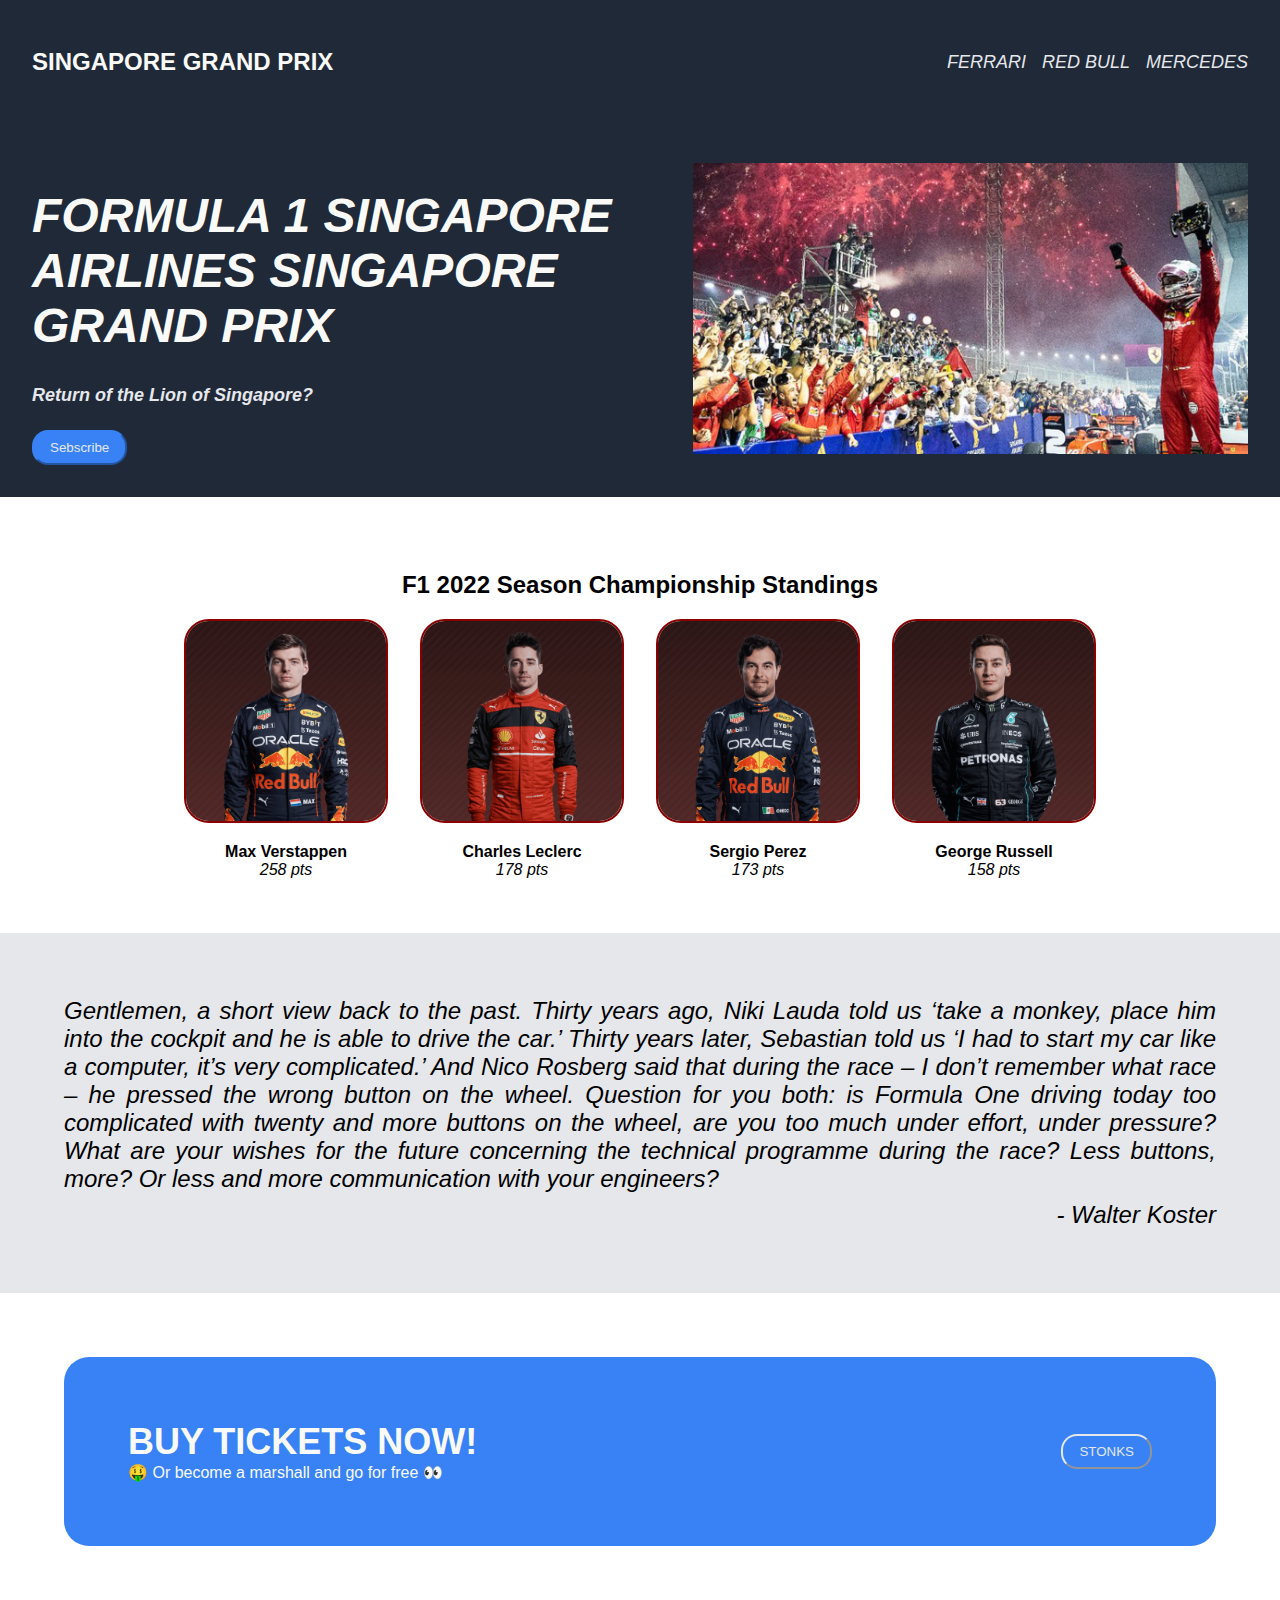
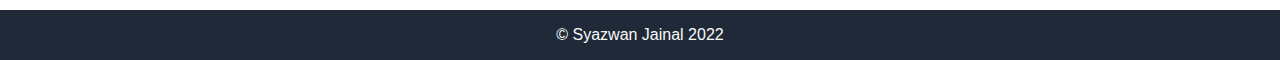
<file: index.html>
<!DOCTYPE html>
<html lang="en">
  <head>
    <meta charset="UTF-8">
    <meta http-equiv="X-UA-Compatible" content="IE=edge">
    <meta name="viewport" content="width=device-width, initial-scale=1.0">
    <link rel="stylesheet" href="style.css">
    <title>Landing Page</title>
  </head>

  <body>
    <div class="main">
    <div class="header">
      <h1 class="page-title">SINGAPORE GRAND PRIX</h1>
      <!-- <img src="images/f1-nobg.png" -->
      <ul class="header-links">
        <li><a href="https://www.formula1.com/en/teams/Ferrari.html">FERRARI</a></li>
        <li><a href="https://www.formula1.com/en/teams/Red-Bull-Racing.html">RED BULL</a></li>
        <li><a href="https://www.formula1.com/en/teams/Mercedes.html">MERCEDES</a></li>
      </ul>
    </div>

    <div class="top-section">
      <div class="subtext">
        <h1>FORMULA 1 SINGAPORE AIRLINES SINGAPORE GRAND PRIX</h1>
        <h4>Return of the Lion of Singapore?</h4>
        <button><a href="https://www.youtube.com/channel/UCB_qr75-ydFVKSF9Dmo6izg">Sebscribe</a></button>
      </div>
      <div class="main-img">
        <img src="images/seb_win.jpg" alt="GRAZIE RAGAZZI">
      </div>
    </div>

    <div class="mid-section">
      <h2 class="mid-title">F1 2022 Season Championship Standings</h2>
      <div class="cards">
        <div class="card">
          <div class="card-box">
            <img src="images/verstappen.jpg">            
          </div>
          <div class="card-text">
            <b>Max Verstappen</b>
            <br><em>258 pts</em>
          </div>
        </div>
        <div class="card">
          <div class="card-box">
            <img src="images/leclerc.jpg">            
          </div>
          <div class="card-text">
            <b>Charles Leclerc</b>
            <br><em>178 pts</em>
          </div>
        </div>
        <div class="card">
          <div class="card-box">
            <img src="images/checo.jpg">            
          </div>
          <div class="card-text">
            <b>Sergio Perez</b>
            <br><em>173 pts</em>
          </div>
        </div>
        <div class="card">
          <div class="card-box">
            <img src="images/russell.jpg">            
          </div>
          <div class="card-text">
            <b>George Russell</b>
            <br><em>158 pts</em>
          </div>
        </div>
      </div>
    </div>

    <div class="quote-section">
      <div class="quote-text">
        Gentlemen, a short view back to the past. Thirty years ago, Niki Lauda told us ‘take a monkey, place him into the cockpit and he is able to drive the car.’ Thirty years later, Sebastian told us ‘I had to start my car like a computer, it’s very complicated.’ And Nico Rosberg said that during the race – I don’t remember what race –  he pressed the wrong button on the wheel. Question for you both: is Formula One driving today too complicated with twenty and more buttons on the wheel, are you too much under effort, under pressure? What are your wishes for the future concerning the technical programme during the race? Less buttons, more? Or less and more communication with your engineers? 
      </div>
      <div class="quote-author">
        - Walter Koster
      </div>
    </div>

    <div class="cfa-section">
      <div class="left">
        <h5 class="cfa-head">BUY TICKETS NOW!</h5>
        🤑 Or become a marshall and go for free 👀
      </div>
      <div class="right">
        <button><a href="https://www.youtube.com/channel/UCB_qr75-ydFVKSF9Dmo6izg">STONKS</a></button>
      </div>

    </div>

    <div class="footer">
      © Syazwan Jainal 2022
    </div>
  </div>
  </body>
</html>
</file>
<file: style.css>
body {
  font-family: Helvetica, system-ui, -apple-system, BlinkMacSystemFont, 'Segoe UI', Roboto, Oxygen, Ubuntu, Cantarell, 'Open Sans', 'Helvetica Neue', sans-serif;
  padding: 0;
  margin: 0;
  display: flex;
  flex-direction: column;
}

a {
  text-decoration: none;
  color: #e5e7eb;
}

ul {
  margin:0;
  list-style-type: none;
  padding: 0;
  display: flex;
  gap: 16px;
}

h1 {
  font-size: 48px;
  font-weight: extra-bold;
  color: #f9faf8
}

button {
  background-color: #3882f6;
  padding: 8px 16px;
  color: #e5e7eb;
  border-radius: 16px;
  border-color: #3882f6;
}

img {
  max-width: 100%;
}

.header,
.footer,
.top-section {
  background: #1f2937;
}

.header{
  display: flex;
  justify-content: space-between;
  align-items: center;
  padding: 32px;
}

.footer{
  color: #f9faf8;
  text-align: center;
}

.page-title {
  font-size: 24px;
  color: #f9faf8;
}

.subtext,
.header-links {
  font-size: 18px;
  font-style: italic;
  color: #e5e7eb;
}

.subtext,
.main-img {
  width: auto;
}

.top-section{
  position: relative;
  display: flex;
  justify-content: center;
  align-items: center;
  padding: 32px;
}

.mid-section {
  display: flex;
  flex-direction: column;
  justify-content: center;
  align-items: center;
  padding: 54px;
}

.cards {
  display: flex;
  gap: 32px;
  align-items: center;
  justify-content: center;
  text-align: center;
}

.card-box > * {
  border-radius: 25px;
  border: 2px solid darkred;
  width: 200px;
  height: 200px;
  margin-bottom: 16px;
}

.quote-section {
  background: #e5e7eb;
  font-style: italic;
  font-weight: lighter;
  font-size: 24px;
  text-align: center;
  display: flex;
  flex-direction: column;
  padding: 64px;
}

.quote-text {
  text-align:  justify;
}

.quote-author {
  margin-top: 8px;
  text-align: right;
  font-weight: bolder;

}

.cfa-section {
  border-radius: 25px;
  background: #3882f6;
  display: flex;
  justify-content: space-between;
  align-items: center;
  margin: 5% 5%;
  padding: 5% 5%;
}

.cfa-head {
  font-size: 36px;
  font-weight: bolder;
  margin: 0;
}

.left {
  text-align: left;
  color: #f9faf8;
}

.cfa-section button {
  border-color: #e5e7eb;
}

.footer{
  padding: 16px;
}
</file>
